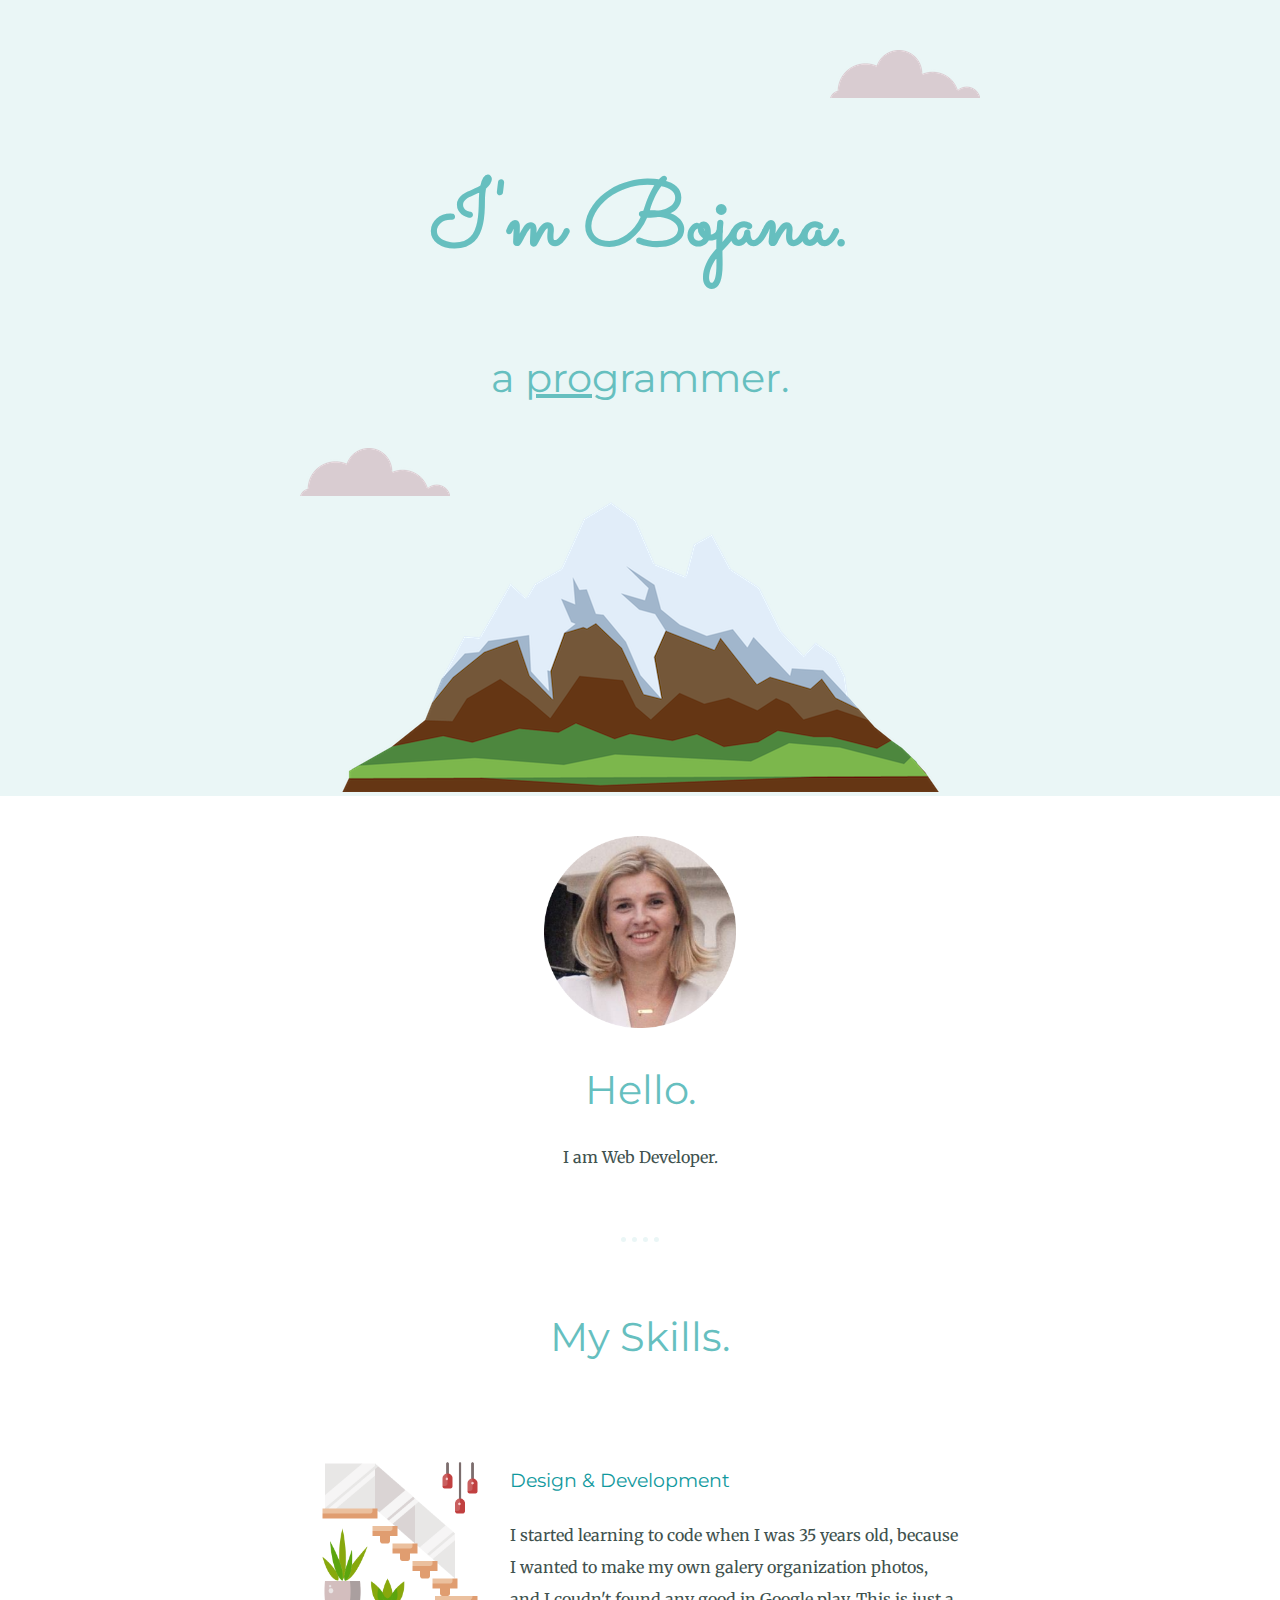
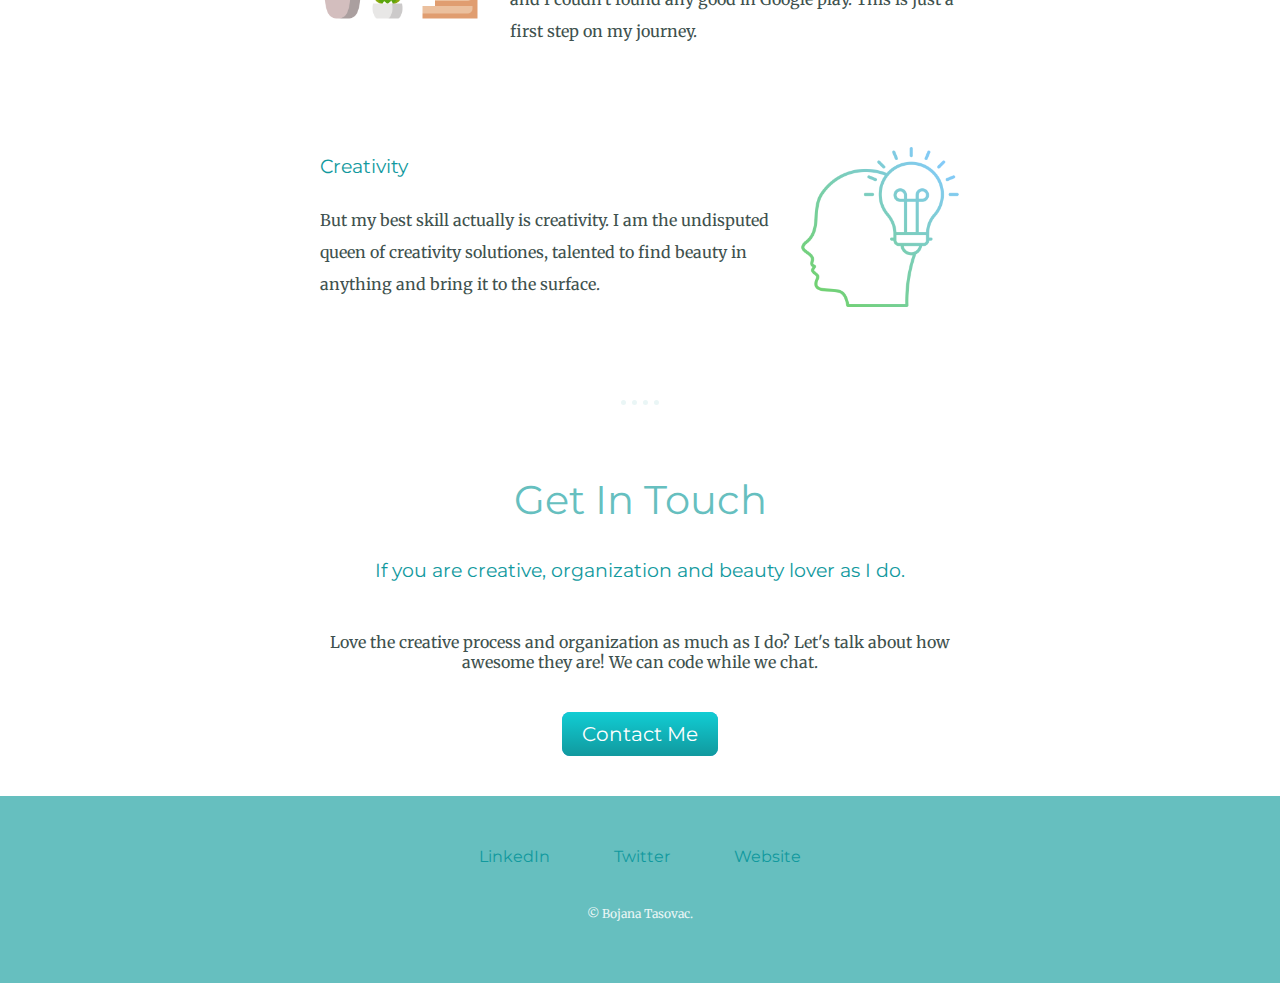
<file: index.html>
<!DOCTYPE html>
<html lang="en" dir="ltr">

<head>
  <meta charset="utf-8">
  <title>I'm Bojana</title>
  <link rel="stylesheet" href="css/styles.css">
  <link rel="icon" href="favicon.ico">
  <link rel="preconnect" href="https://fonts.googleapis.com">
<link rel="preconnect" href="https://fonts.gstatic.com" crossorigin>
<link href="https://fonts.googleapis.com/css2?family=Merriweather&family=Montserrat&family=Sacramento&display=swap" rel="stylesheet">
</head>

<body>
  <div class="top-container">
    <img class="top-cloud" src="images/cloud.png" alt="images cloud">
    <h1>I'm Bojana.</h1>
    <h2>a <span class="prospan">pro</span>grammer.</h2>
    <img class="bottom-cloud" src="images/cloud.png" alt="images cloud">
    <img class="mountain"src="images/mountain.png" alt="images mountain">

  </div>
  <div class="middle-container">
    <div class="profile">
      <img class="image-profile"src="images/profile.png" alt="profile-image">
      <h2>Hello.</h2>
      <p>I am Web Developer.</p>
    </div>
    <hr>
    <div class="skills">
      <h2>My Skills.</h2>
      <div class="skill-row">
        <img class="image-skills" src="images/staircase.png" alt="skills-image">
        <h3>Design & Development</h3>
        <p>I started learning to code when I was 35 years old, because I wanted to make my own galery organization photos, and I coudn't found any good in Google play. This is just a first step on my journey.</p>
      </div>
      <div class="skill-row">
        <img class="image-creative" src="images/creative-idea.png" alt="creative-image">
        <h3>Creativity</h3>
        <p>But my best skill actually is creativity. I am the undisputed queen of creativity solutiones, talented to find beauty in anything and bring it to the surface.</p>
      </div>
    </div>
    <hr>
    <div class="contact-me">
      <h2>Get In Touch</h2>
      <h3>If you are creative, organization and beauty lover as I do.</h3>
      <p class="getintouch">Love the creative process and organization as much as I do? Let's talk about how awesome they are! We can code while we chat.</p>
      <a class="btn" href="mailto:bojana.tasovac@yahoo.com">Contact Me</a>
    </div>
  </div>


  <div class="bottom-container">
    <a class="footer-link" href="https://www.linkedin.com/">LinkedIn</a>
    <a class="footer-link" href="https://twitter.com/">Twitter</a>
    <a class="footer-link" href="https://www.appbrewery.co/">Website</a>
    <p class="bt">© Bojana Tasovac.</p>
  </div>



</body>

</html>
</file>
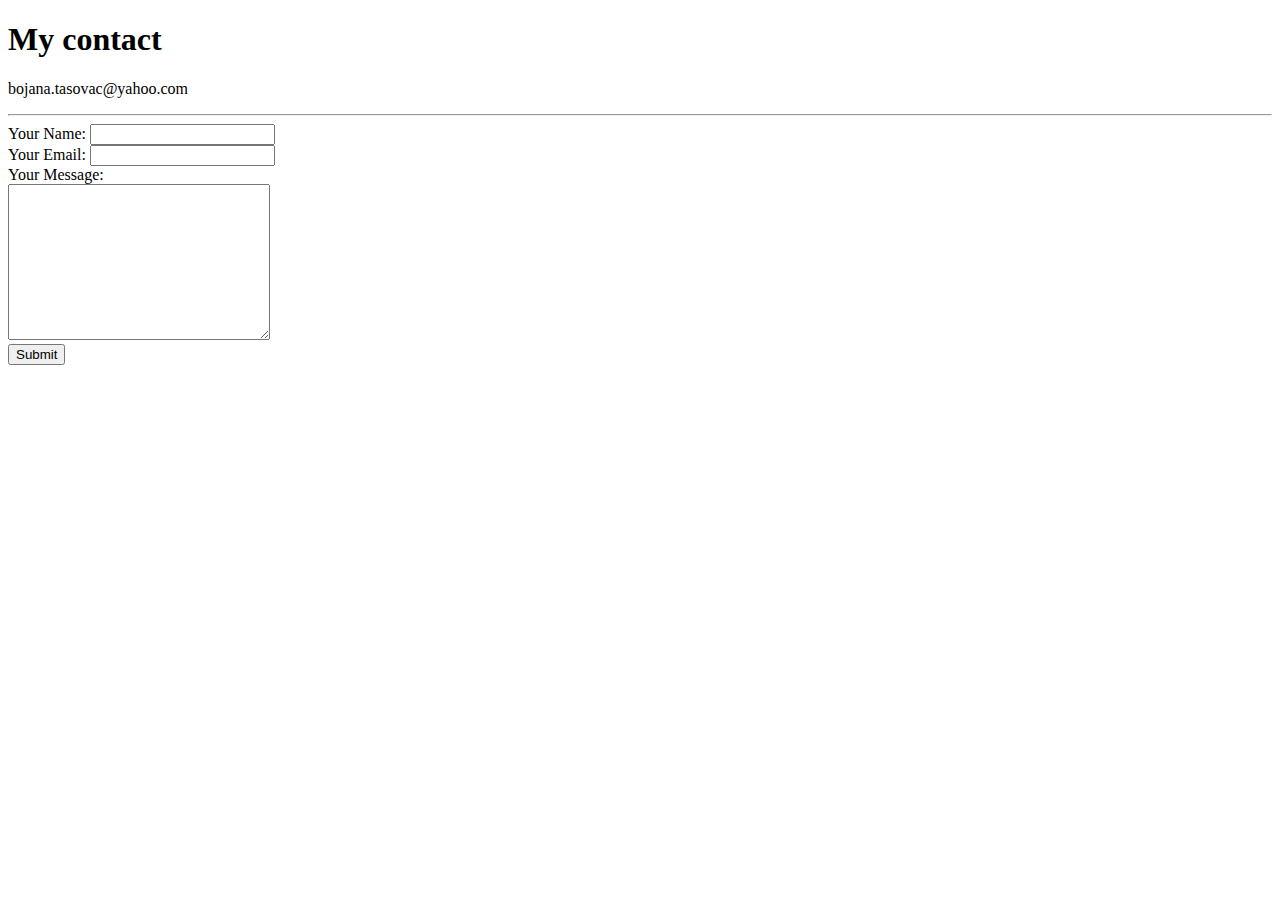
<file: contactme.html>
<!DOCTYPE html>
<html lang="en" dir="ltr">
  <head>
    <meta charset="utf-8">
    <title>MY contact list</title>
  </head>
  <body>
    <h1>My contact</h1>
    <p>bojana.tasovac@yahoo.com</p>
    <hr>
    <form action="mailto:bojana.tasovac@yahoo.com" method="post" enctype="text/plain">
      <label>Your Name:</label>
      <input type="text" name="yourName" value=""><br>
      <label>Your Email:</label>
      <input type="text" name="yourEmail" value=""><br>
      <label>Your Message:</label><br>
      <textarea name="yourMessage" rows="10" cols="30"></textarea><br>
      <input type="submit" name="">

    </form>
  </body>
</html>
</file>
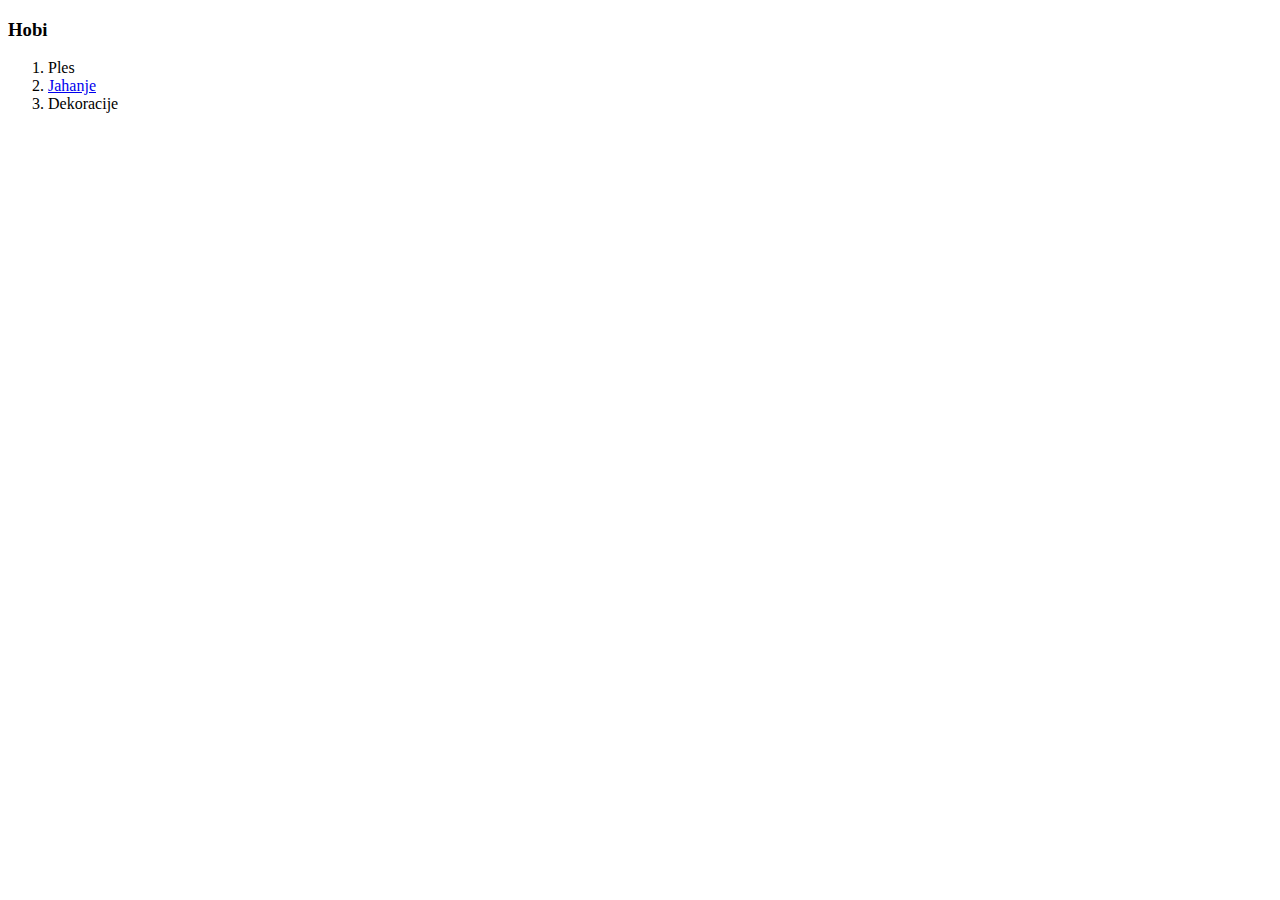
<file: hobbies.html>
<!DOCTYPE html>
<html lang="en" dir="ltr">

<head>
  <meta charset="utf-8">
  <title></title>
</head>

<body>
  <h3>Hobi</h3>
  <ol>
    <li>Ples</li>
    <li><a href="https://www.youtube.com/watch?v=EBNutYyZ1Po">Jahanje</a></li>
    <li>Dekoracije</li>
  </ol>
</body>

</html>
</file>
<file: css/styles.css>
body {
  margin: 0;
  text-align: center;
  font-family: 'Merriweather', serif;
  color:#40514E;
}

h1 {

  font-family: 'Sacramento', cursive;
  font-size: 5.625rem;
  margin-top: 50px auto 0 auto;
  color: #66BFBF;
}

h2 {
  font-family: 'Montserrat', sans-serif;
  font-size: 2.5rem;
  color: #66BFBF;
  font-weight: normal;

}
h3 {
  font-family: 'Montserrat', sans-serif;
  font-size: 1.2rem;
  font-weight: normal;
  color:#11999E;
}
hr{
  border-style: none;
  border-top-style: dotted;
  border-color: #EAF6F6;
  border-width: 5px;
  width: 3%;
  margin: 70px auto 70px auto;
}
.getintouch{
  width: 50%;
  margin: 50px auto 50px auto;
}

.prospan {
  text-decoration: underline;
}

.top-container {
  background-color: #EAF6F6;
  position: relative;
  padding-top: 100px;
}

.middle-container {
}

.bottom-container {
  background-color:  #66BFBF;
  margin: 50px auto 0 auto;
  padding-top:50px;
  padding-bottom: 50px;
}
.skill-row{
  width: 50%;
  margin: 100px auto 100px auto;
  text-align: left;
  line-height: 2;
}
.image-skills{
  width: 25%;
  float:left;
  margin-right: 30px;
}

.top-cloud {
  position: absolute;
  right: 300px;
  top: 50px;
}

.bottom-cloud {
  position: absolute;
  left: 300px;
  bottom: 300px;
}
.image-profile{
  width: 15%;
  margin-top: 2.5rem;
}
.image-creative{
  width: 25%;
  float:right;
  margin-left: 30px;
}
.bt{
  color:  #EAF6F6;
  margin-top: 40px;
  font-size: 0.75rem;
}
.footer-link{
  margin:30px;
  text-decoration: none;
  color: #11999E;
  font-family: 'Montserrat', sans-serif;
}
.footer-link:hover{
  color:#EAF6F6;
}

.btn {
  background: #3498db;
  background-image: -webkit-linear-gradient(top, #11cdd4, #11999e);
  background-image: -moz-linear-gradient(top, #11cdd4, #11999e);
  background-image: -ms-linear-gradient(top, #11cdd4, #11999e);
  background-image: -o-linear-gradient(top, #11cdd4, #11999e);
  background-image: linear-gradient(to bottom, #11cdd4, #11999e);
  -webkit-border-radius: 28;
  -moz-border-radius: 28;
  border-radius: 8px;
  font-family: 'Montserrat', sans-serif;
  color: #ffffff;
  font-size: 20px;
  padding: 10px 20px 10px 20px;
  text-decoration: none;
}

.btn:hover {
  background: #3cb0fd;
  background-image: -webkit-linear-gradient(top, #30e3cb, #2bc4ad);
  background-image: -moz-linear-gradient(top, #30e3cb, #2bc4ad);
  background-image: -ms-linear-gradient(top, #30e3cb, #2bc4ad);
  background-image: -o-linear-gradient(top, #30e3cb, #2bc4ad);
  background-image: linear-gradient(to bottom, #30e3cb, #2bc4ad);
  text-decoration: none;
}
</file>
